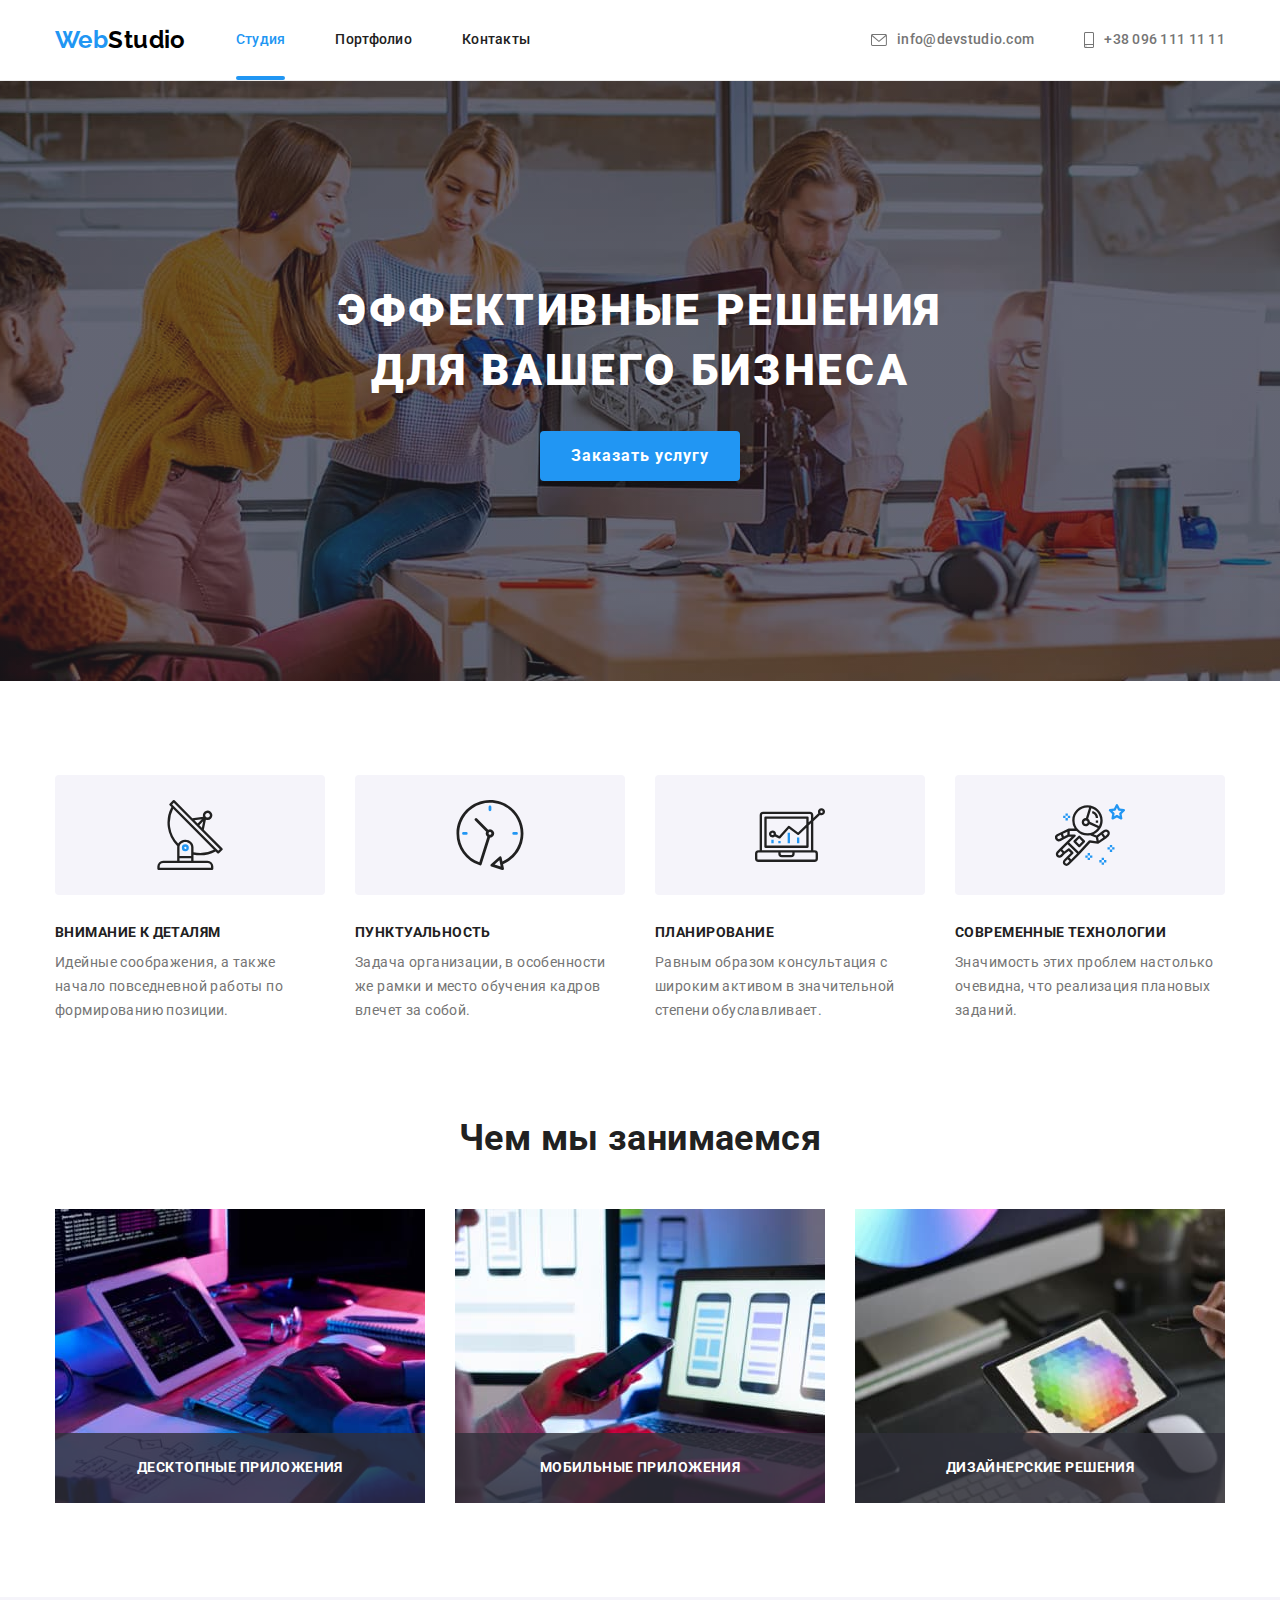
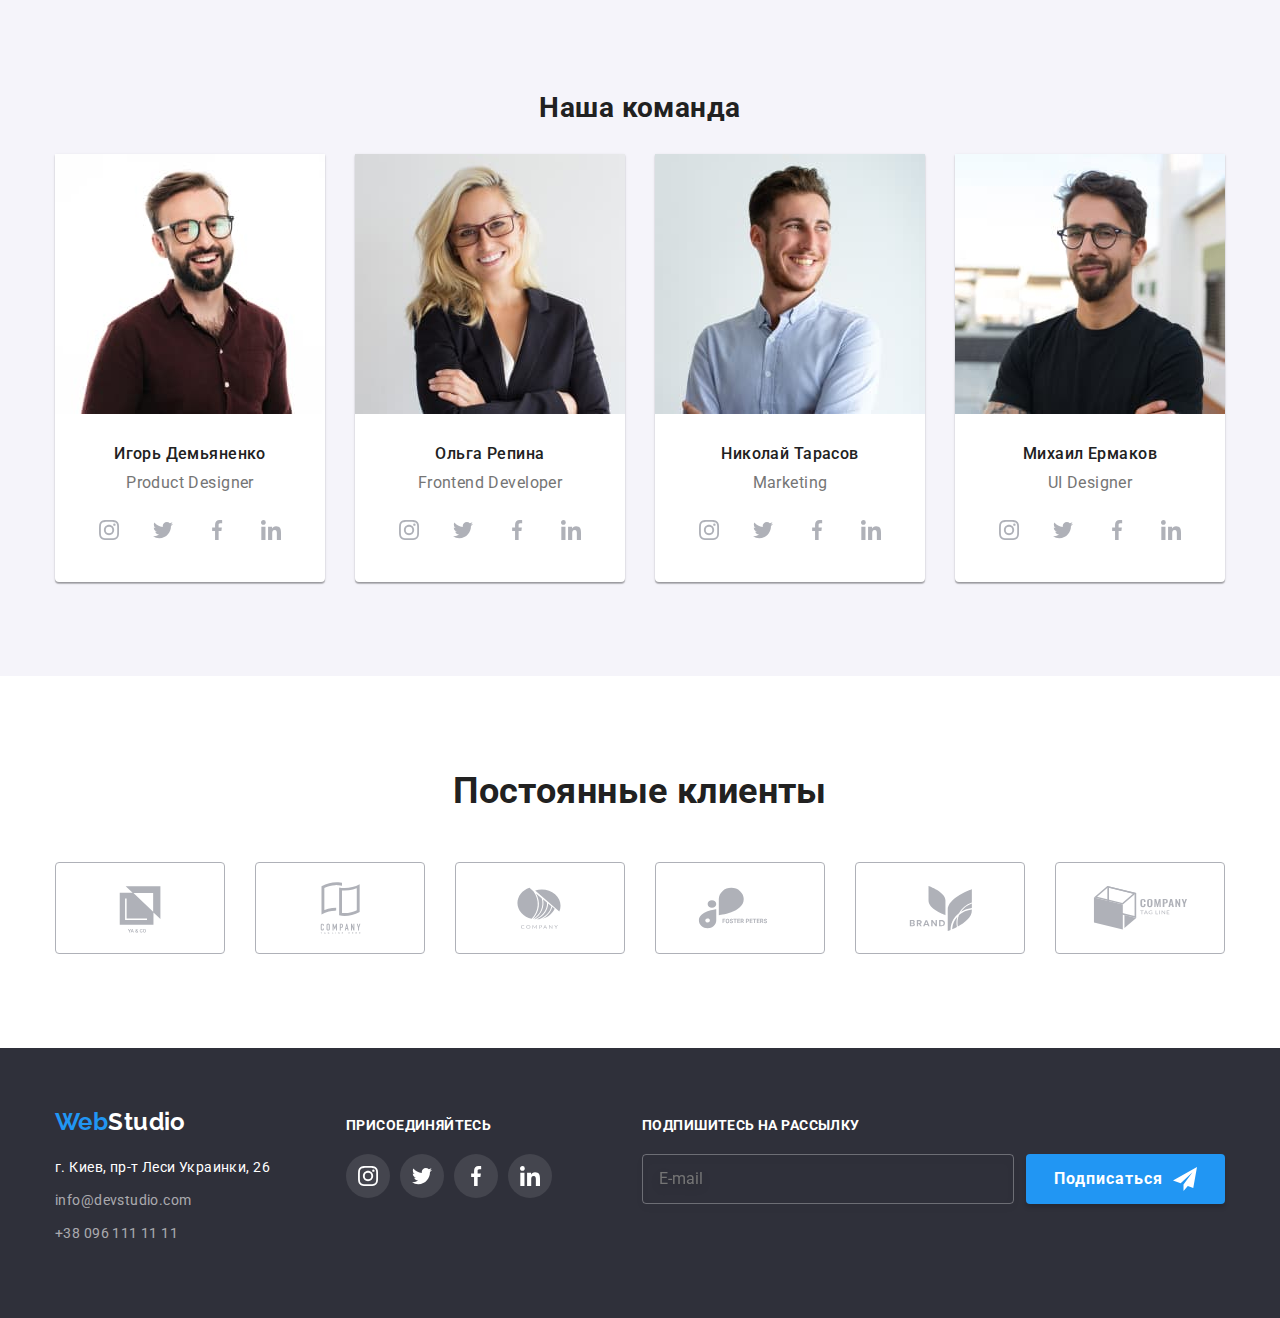
<file: index.html>
<!DOCTYPE html>
<html lang="en">
  <head>
    <meta charset="UTF-8" />
    <meta name="viewport" content="width=device-width, initial-scale=1.0" />
    <meta http-equiv="X-UA-Compatible" content="IE=edge" />
    <meta name="viewport" content="width=device-width, initial-scale=1.0" />
    <title>Webstudio</title>
    <link
      rel="stylesheet"
      href="https://fonts.googleapis.com/css2?family=Raleway:wght@700&family=Roboto:wght@400;500;700;900&display=swap"
    />
      <link
      rel="stylesheet"
      href="https://cdnjs.cloudflare.com/ajax/libs/modern-normalize/1.1.0/modern-normalize.min.css"
    />
    <link rel="stylesheet" href="./css/main.min.css" />
  </head>
  <body>
    <!--Верхня лінія-->

    <header class="header">
      <div class="header__container">
        <a href="./index.html" class="header__logo"><span class="header__logo-accent">Web</span>Studio</a>
        <nav class="navigation">
          <ul class="navigation__list">
            <li class="navigation__item">
              <a href="./index.html" class="navigation__link navigation__link-current">Студия</a>
            </li>
            <li class="navigation__item">
              <a href="./portfolio.html" class="navigation__link">Портфолио</a>
            </li>
            <li class="navigation__item">
              <a href="" class="navigation__link">Контакты</a>
            </li>
          </ul>
        </nav>
        <ul class="contacts__list">
          <li class="contacts__item">
            <a href="mailto:info@devstudio.com" class="contacts__link">
              <svg class="contacts__icon-mail">
                <use href="./images/symbol-defs.svg#icon-envelope"></use></svg
              >info@devstudio.com</a
            >
          </li>
          <li class="contacts__item">
            <a href="tel:+380961111111" class="contacts__link">
              <svg class="contacts__icon-phone">
                <use href="./images/symbol-defs.svg#icon-smartphone"></use></svg
              >+38 096 111 11 11</a
            >
          </li>
        </ul>
        <button type="button" class="menu__button-open is-open" aria-expanded="false" data-menu-open>
        <svg width="40" height="40" aria-label="кнопка мобильного меню">
          <use class="menu__open" href="./images/icons.svg#menu-open"></use>
        </svg>
      </button>
      </div>
    </header>
    <main>
      <!--Герой-->

      <section class="hero">
        <h1 class="hero__title">
          Эффективные решения <br />
          для вашего бизнеса
        </h1>
        <button data-modal-open type="button" class="hero__button">
          Заказать услугу
        </button>
      </section>

      <!--Особливості-->
      <section class="specifics">
        <div class="specifics__container">
          <h2 class="specifics__title-hidden">Особенности</h2>
          <ul class="specifics__list">
            <li class="specifics__item">
              <div class="specifics__box">
                <svg class="specifics__icon" width="70px" height="70px">
                  <use href="./images/symbol-defs.svg#icon-antenna"></use>
                </svg>
              </div>
              <h3 class="specifics__title">Внимание к деталям</h3>
              <p class="specifics__text">
                Идейные соображения, а также начало повседневной работы по
                формированию позиции.
              </p>
            </li>
            <li class="specifics__item">
              <div class="specifics__box">
                <svg class="specifics__icon" width="70px" height="70px">
                  <use href="./images/symbol-defs.svg#icon-clock"></use>
                </svg>
              </div>
              <h3 class="specifics__title">Пунктуальность</h3>
              <p class="specifics__text">
                Задача организации, в особенности же рамки и место обучения
                кадров влечет за собой.
              </p>
            </li>
            <li class="specifics__item">
              <div class="specifics__box">
                <svg class="specifics__icon" width="70px" height="70px">
                  <use href="./images/symbol-defs.svg#icon-diagram"></use>
                </svg>
              </div>
              <h3 class="specifics__title">Планирование</h3>
              <p class="specifics__text">
                Равным образом консультация с широким активом в значительной
                степени обуславливает.
              </p>
            </li>
            <li class="specifics__item">
              <div class="specifics__box">
                <svg class="specifics__icon" width="70px" height="70px">
                  <use href="./images/symbol-defs.svg#icon-astronaut"></use>
                </svg>
              </div>
              <h3 class="specifics__title">Современные технологии</h3>
              <p class="specifics__text">
                Значимость этих проблем настолько очевидна, что реализация
                плановых заданий.
              </p>
            </li>
          </ul>
        </div>
      </section>
      <!--Чем мы занимаемся-->
      <section class="work">
        <div class="work__container">
          <h2 class="work__title">Чем мы занимаемся</h2>
          <ul class="work__list">
            <li class="work__item">
              <div class="work__thumb">
                <img
                  class="work__img"
                  srcset="./images/studio/box1.jpg 1x, ./images/studio/box1-2x.jpg 2x"
                  src="./images/studio/box1.jpg"
                  alt="верстка сайтов"
                  width="370"
                />
                <p class="work__type">Десктопные приложения</h3>
               </div>
            </li>
            <li class="work__item">
              <div class="work__thumb">
                <img
                  class="img"
                  srcset="./images/studio/box2.jpg 1x, ./images/studio/box2-2x.jpg 2x"
                  src="./images/studio/box2.jpg"
                  alt="мобильные приложения"
                  width="370"
                />
                <p class="work__type">Мобильные приложения</p>
              </div>
            </li>
            <li class="work__item">
              <div class="work__thumb">
                <img
                  class="img"
                  srcset="./images/studio/box3.jpg 1x, ./images/studio/box3-2x.jpg 2x"
                  src="./images/studio/box3.jpg"
                  alt="графический дизайн"
                  width="370"
                />
                  <p class="work__type">Дизайнерские решения</p>
              </div>
            </li>
          </ul>
        </div>
      </section>

      <!--Наша команда-->

      <section class="team">
        <div class="team__container">
          <h2 class="team__title">Наша команда</h2>
          <ul class="team__list">
            <li class="team__item">
              <picture>
                <source media="(min-width:1200px)" srcset="./images/studio/ihor-270.jpg 1x, ./images/studio/ihor-270-2x.jpg 2x">
                <source media="(min-width:768px)" srcset="./images/studio/ihor-354.jpg 1x, ./images/studio/ihor-354-2x.jpg 2x">
                <source media="(max-width:767px)" srcset="./images/studio/ihor-450.jpg 1x, ./images/studio/ihor-450-2x.jpg 2x">
              <img
                class="img"
                src="./images/studio/ihor-270.jpg"
                alt="фото Игоря"
              />
              </picture>
              <div class="team__thumb">
                <h3 class="team__member">Игорь Демьяненко</h3>
                <p class="team__position">Product Designer</p>
              </div>
              <ul class="socials__list">
                <li class="socials__item">
                  <a href="" class="socials__link">
                    <svg class="socials__icon">
                      <use href="./images/symbol-defs.svg#icon-instagram"></use>
                    </svg>
                  </a>
                </li>
                <li class="socials__item">
                  <a href="" class="socials__link">
                    <svg class="socials__icon">
                      <use href="./images/symbol-defs.svg#icon-twitter"></use>
                    </svg>
                  </a>
                </li>
                <li class="socials__item">
                  <a href="" class="socials__link">
                    <svg class="socials__icon">
                      <use href="./images/symbol-defs.svg#icon-facebook"></use>
                    </svg>
                  </a>
                </li>
                <li class="socials__item">
                  <a href="" class="socials__link">
                    <svg class="socials__icon">
                      <use href="./images/symbol-defs.svg#icon-linkedin"></use>
                    </svg>
                  </a>
                </li>
              </ul>
            </li>
            <li class="team__item">
              <picture>
                <source media="(min-width:1200px)" srcset="./images/studio/olga-270.jpg 1x, ./images/studio/olga-270-2x.jpg 2x">
                <source media="(min-width:768px)" srcset="./images/studio/olga-354.jpg 1x, ./images/studio/olga-354-2x.jpg 2x">
                <source media="(max-width:767px)" srcset="./images/studio/olga-450.jpg 1x, ./images/studio/olga-450-2x.jpg 2x">
              <img
                class="img"
                src="./images/studio/olga-270.jpg"
                alt="фото Ольги"
              />
              </picture>
              <div class="team__thumb">
                <h3 class="team__member">Ольга Репина</h3>
                <p class="team__position">Frontend Developer</p>
              </div>
              <ul class="socials__list">
                <li class="socials__item">
                  <a href="" class="socials__link">
                    <svg class="socials__icon">
                      <use href="./images/symbol-defs.svg#icon-instagram"></use>
                    </svg>
                  </a>
                </li>
                <li class="socials__item">
                  <a href="" class="socials__link">
                    <svg class="socials__icon">
                      <use href="./images/symbol-defs.svg#icon-twitter"></use>
                    </svg>
                  </a>
                </li>
                <li class="socials__item">
                  <a href="" class="socials__link">
                    <svg class="socials__icon">
                      <use href="./images/symbol-defs.svg#icon-facebook"></use>
                    </svg>
                  </a>
                </li>
                <li class="socials__item">
                  <a href="" class="socials__link">
                    <svg class="socials__icon">
                      <use href="./images/symbol-defs.svg#icon-linkedin"></use>
                    </svg>
                  </a>
                </li>
              </ul>
            </li>
            <li class="team__item">
              <picture>
                <source media="(min-width:1200px)" srcset="./images/studio/kolya-270.jpg 1x, ./images/studio/kolya-270-2x.jpg 2x">
                <source media="(min-width:768px)" srcset="./images/studio/kolya-354.jpg 1x, ./images/studio/kolya-354-2x.jpg 2x">
                <source media="(max-width:767px)" srcset="./images/studio/kolya-450.jpg 1x, ./images/studio/kolya-450-2x.jpg 2x">
              <img
                class="img"
                src="./images/studio/kolya-270.jpg"
                alt="фото Николая"
              />
              </picture>
              <div class="team__thumb">
                <h3 class="team__member">Николай Тарасов</h3>
                <p class="team__position">Marketing</p>
              </div>
              <ul class="socials__list">
                <li class="socials__item">
                  <a href="" class="socials__link">
                    <svg class="socials__icon">
                      <use href="./images/symbol-defs.svg#icon-instagram"></use>
                    </svg>
                  </a>
                </li>
                <li class="socials__item">
                  <a href="" class="socials__link">
                    <svg class="socials__icon">
                      <use href="./images/symbol-defs.svg#icon-twitter"></use>
                    </svg>
                  </a>
                </li>
                <li class="socials__item">
                  <a href="" class="socials__link">
                    <svg class="socials__icon">
                      <use href="./images/symbol-defs.svg#icon-facebook"></use>
                    </svg>
                  </a>
                </li>
                <li class="socials__item">
                  <a href="" class="socials__link">
                    <svg class="socials__icon">
                      <use href="./images/symbol-defs.svg#icon-linkedin"></use>
                    </svg>
                  </a>
                </li>
              </ul>
            </li>
            <li class="team__item">
              <picture>
              <source media="(min-width:1200px)" srcset="./images/studio/misha-270.jpg 1x, ./images/studio/misha-270-2x.jpg 2x">
              <source media="(min-width:768px)" srcset="./images/studio/misha-354.jpg 1x, ./images/studio/misha-354-2x.jpg 2x">
              <source media="(max-width:767px)" srcset="./images/studio/misha-450.jpg 1x, ./images/studio/misha-450-2x.jpg 2x">
              <img
                class="img"
                src="./images/studio/misha-270.jpg"
                alt="фото Михаила"
              />
              </picture>
              <div class="team__thumb">
                <h3 class="team__member">Михаил Ермаков</h3>
                <p class="team__position">UI Designer</p>
              </div>
              <ul class="socials__list">
                <li class="socials__item">
                  <a href="" class="socials__link">
                    <svg class="socials__icon">
                      <use href="./images/symbol-defs.svg#icon-instagram"></use>
                    </svg>
                  </a>
                </li>
                <li class="socials__item">
                  <a href="" class="socials__link">
                    <svg class="socials__icon">
                      <use href="./images/symbol-defs.svg#icon-twitter"></use>
                    </svg>
                  </a>
                </li>
                <li class="socials__item">
                  <a href="" class="socials__link">
                    <svg class="socials__icon">
                      <use href="./images/symbol-defs.svg#icon-facebook"></use>
                    </svg>
                  </a>
                </li>
                <li class="socials__item">
                  <a href="" class="socials__link">
                    <svg class="socials__icon">
                      <use href="./images/symbol-defs.svg#icon-linkedin"></use>
                    </svg>
                  </a>
                </li>
              </ul>
            </li>
          </ul>
        </div>
      </section>

      <!--Наші кліенти-->

      <section class="clients">
        <div class="clients__container">
          <h2 class="clients__title">Постоянные клиенты</h2>
          <ul class="clients__list">
            <li class="clients__item">
              <a href="" class="clients__link">
                <svg class="clients__icon">
                  <use
                    href="./images/symbol-defs.svg#icon-client-logo-1"
                  ></use></svg
              ></a>
            </li>
            <li class="clients__item">
              <a href="" class="clients__link">
                <svg class="clients__icon">
                  <use
                    href="./images/symbol-defs.svg#icon-client-logo-2"
                  ></use></svg
              ></a>
            </li>
            <li class="clients__item">
              <a href="" class="clients__link"
                ><svg class="clients__icon">
                  <use
                    href="./images/symbol-defs.svg#icon-client-logo-3"
                  ></use></svg
              ></a>
            </li>
            <li class="clients__item">
              <a href="" class="clients__link"
                ><svg class="clients__icon">
                  <use
                    href="./images/symbol-defs.svg#icon-client-logo-4"
                  ></use></svg
              ></a>
            </li>
            <li class="clients__item">
              <a href="" class="clients__link"
                ><svg class="clients__icon">
                  <use
                    href="./images/symbol-defs.svg#icon-client-logo-5"
                  ></use></svg
              ></a>
            </li>
            <li class="clients__item">
              <a href="" class="clients__link"
                ><svg class="clients__icon">
                  <use
                    href="./images/symbol-defs.svg#icon-client-logo-6"
                  ></use></svg
              ></a>
            </li>
          </ul>
        </div>
      </section>
    </main>

    <!--Підвал-->
    <footer class="footer">
      <div class="footer__container">
        <div class="footer__wraph-phablet">
        <div class="address__box">
          <a href="./index.html" class="footer__logo"><span class="footer__logo-accent">Web</span>Studio</a>
          <address class="address">
            <ul class="address__list">
              <li class="address__item">
                <a
                  href="https://goo.gl/maps/LSTXk4kCoaHEcxde9"
                  target="_blank"
                  rel="noopener, noindex, nofollow"
                  class="address__map link"
                  >г. Киев, пр-т Леси Украинки, 26</a
                >
              </li>
              <li class="address__item">
                <a href="mailto:info@devstudio.com" class="address__mail link"
                  >info@devstudio.com</a
                >
              </li>
              <li class="address__item">
                <a href="tel:+380961111111" class="address__tel link"
                  >+38 096 111 11 11</a
                >
              </li>
            </ul>
          </address>
        </div>

        <div class="join__box">
          <h2 class="join__title">присоединяйтесь</h2>
          <ul class="join__list">
            <li class="join__item">
              <a href="" class="join__link">
                <svg class="join__icon">
                  <use href="./images/symbol-defs.svg#icon-instagram"></use>
                </svg>
              </a>
            </li>
            <li class="join__item">
              <a href="" class="join__link">
                <svg class="join__icon">
                  <use href="./images/symbol-defs.svg#icon-twitter"></use>
                </svg>
              </a>
            </li>
            <li class="join__item">
              <a href="" class="join__link">
                <svg class="join__icon">
                  <use href="./images/symbol-defs.svg#icon-facebook"></use>
                </svg>
              </a>
            </li>
            <li class="join__item">
              <a href="" class="join__link">
                <svg class="join__icon">
                  <use href="./images/symbol-defs.svg#icon-linkedin"></use>
                </svg>
              </a>
            </li>
          </ul>
        </div>
        </div>
        <!--Пыдписка на розсилку-->
          <form class="subscription__form">
            <p class="subscription__title">Подпишитесь на рассылку</p>
            <div class="subscription__group">
              <input class="subscription__input" type="email" name="mail" placeholder="E-mail">
              <button type="submit" class="subscription__button">Подписаться
                <svg class="subscription__icon">
                 <use href="./images/icons.svg#icon-send"></use>
                 </svg>
              </button>
             </div>
          </form>

      </div>
    </footer>

    <!--MOBILE NAVIGATION MENU-->

    <div class="nav__menu" data-menu>
      <button type="button" class="menu__button-close is-open" aria-expanded="false" data-menu-close>
        <svg width="40" height="40" aria-label="кнопка мобильного меню">
        <use class="menu__close" href="./images/icons.svg#menu-close"></use>
        </svg>
      </button>
    <nav class="nav">
          <ul class="nav__list">
            <li class="nav__item">
              <a href="./index.html" class="nav__link nav__link-current">Студия</a>
            </li>
            <li class="nav__item">
              <a href="./portfolio.html" class="nav__link">Портфолио</a>
            </li>
            <li class="nav__item">
              <a href="" class="nav__link">Контакты</a>
            </li>
          </ul>
        </nav>
        <div>
        <ul class="contact__list">
          <li class="contact__item">
            <a href="tel:+380961111111" class="contact__link-tel">+38 096 111 11 11</a>
          </li>
          <li class="contact__item">
            <a href="mailto:info@devstudio.com" class="contact__link-mail">info@devstudio.com</a>
          </li>
        </ul>

    <ul class="contacts__socials">
        <li class="socials__item-menu">
          <a href="" class="socials__link-menu">Instagram</a>
        </li>
        <li class="socials__item-menu">
          <a href="" class="socials__link-menu">Twitter</a>
        </li>
        <li class="socials__item-menu">
          <a href="" class="socials__link-menu">Facebook</a>
        </li>
        <li class="socials__item-menu">
          <a href="" class="socials__link-menu">LinkedIn</a>
        </li>
      </ul>
      </div>
    </div>

    <!--Backdrop-->

    <div class="backdrop is-hidden" data-modal>
      <div class="modal">
       <button data-modal-close class="modal__button">
         <svg class="modal__icon">
           <use href="./images/icons.svg#icon-close-btn"></use>
         </svg>
       </button>
       
        <form class="form">
          <p class="form__title">Оставьте свои данные, мы вам перезвоним</p>
          <label class="form__field">
            Имя
            <input class="form__imput" type="text" name="name">
            <svg class="form__icon">
              <use href="./images/icons.svg#icon-person"></use>
            </svg>
          </label>

          <label class="form__field">
            Телефон
            <input class="form__imput" type="tel" name="tel">
            <svg class="form__icon">
              <use href="./images/icons.svg#icon-phone"></use>
            </svg>
          </label>

          <label class="form__field"> 
            Почта
            <input class="form__imput" type="email" name="meil">
            <svg class="form__icon">
              <use href="./images/icons.svg#icon-email"></use>
            </svg>
          </label>

          <label class="form__field">
            Коментарий
            <textarea class="form__comment" name="comment" rows="7" placeholder="Введите текст"></textarea>
            </label>
            
            <label class="form__policy">
              <input class="checkbox" type="checkbox" name="policy">
              <span class="checkbox__icon"></span>
              Соглашаюсь с рассылкой и принимаю <a href="" class="policy__link"> Условия договора</a>
             </label>
             <button type="submit" class="form__button">Отправить</button>
          
        </form>
      </div>
    </div>
    <script src="./js/modal.js"></script>
    <script src="./js/mobile-menu.js"></script>
  </body>
</html>
</file>
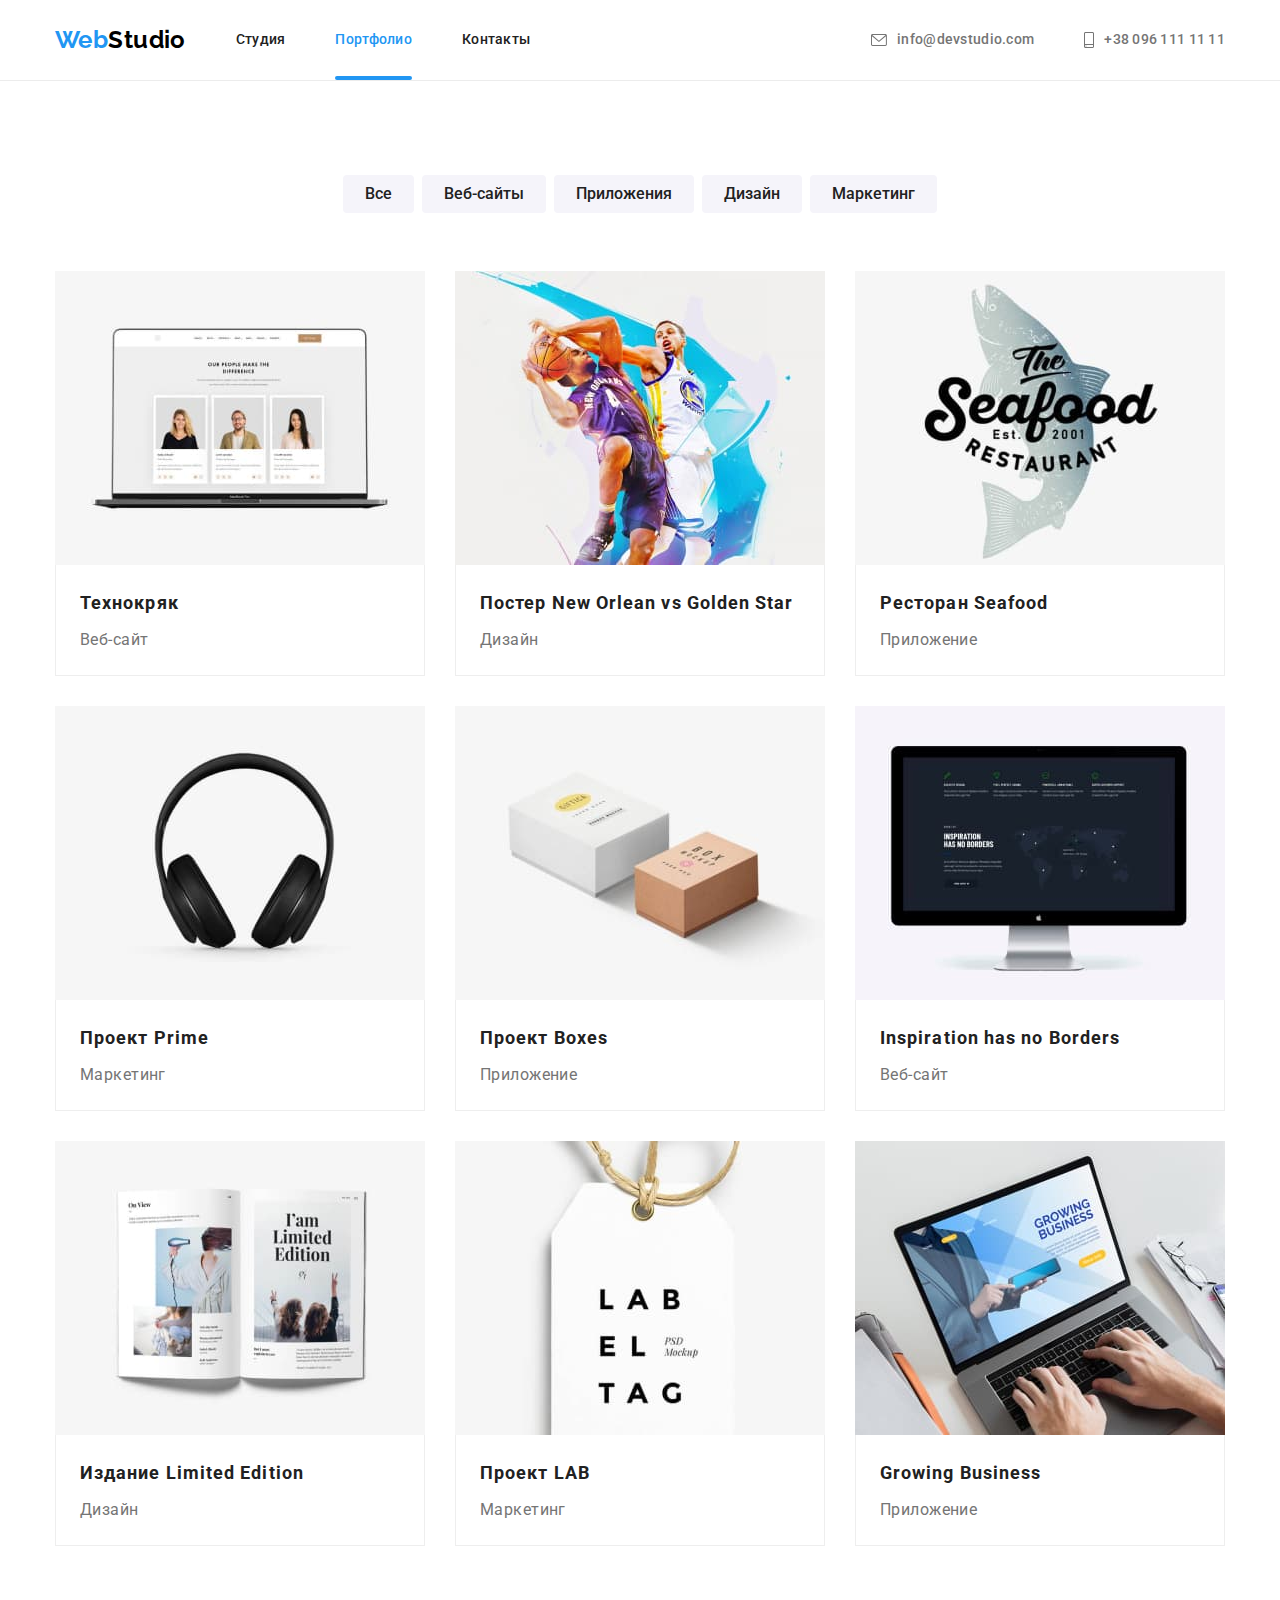
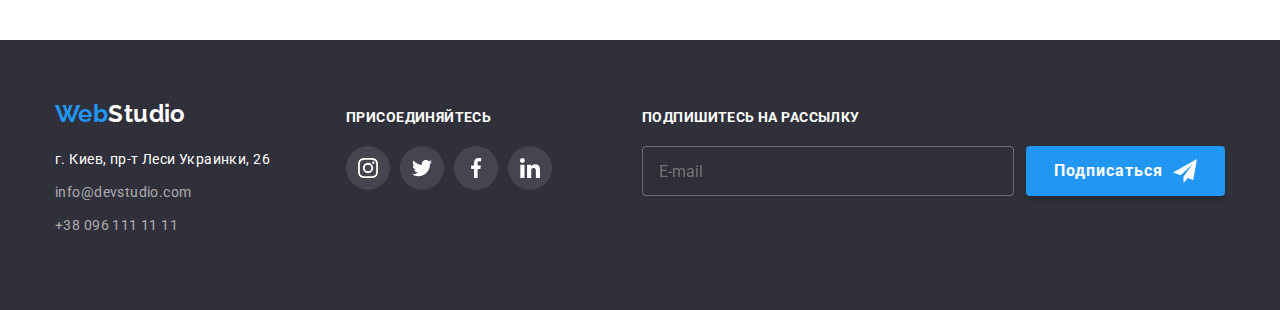
<file: portfolio.html>
<!DOCTYPE html>
<html lang="en">
  <head>
    <meta charset="UTF-8" />
    <meta name="viewport" content="width=device-width, initial-scale=1.0" />
    <meta http-equiv="X-UA-Compatible" content="IE=edge" />
    <meta name="viewport" content="width=device-width, initial-scale=1.0" />
    <title>Webstudio</title>
    <link
      rel="stylesheet"
      href="https://fonts.googleapis.com/css2?family=Raleway:wght@700&family=Roboto:wght@400;500;700;900&display=swap"
    />
    <link
      rel="stylesheet"
      href="https://cdnjs.cloudflare.com/ajax/libs/modern-normalize/1.1.0/modern-normalize.min.css"
    />
    <link rel="stylesheet" href="./css/main.min.css" />
  </head>
  <body>
    <!--Верхня лінія-->

    <header class="header">
      <div class="header__container">
        <a href="./index.html" class="header__logo"
          ><span class="header__logo-accent">Web</span>Studio</a
        >
        <nav class="navigation">
          <ul class="navigation__list">
            <li class="navigation__item">
              <a href="./index.html" class="navigation__link">Студия</a>
            </li>
            <li class="navigation__item">
              <a
                href="./portfolio.html"
                class="navigation__link navigation__link-current"
                >Портфолио</a
              >
            </li>
            <li class="navigation__item">
              <a href="" class="navigation__link">Контакты</a>
            </li>
          </ul>
        </nav>
        <ul class="contacts__list">
          <li class="contacts__item">
            <a href="mailto:info@devstudio.com" class="contacts__link">
              <svg class="contacts__icon-mail">
                <use href="./images/symbol-defs.svg#icon-envelope"></use></svg
              >info@devstudio.com</a
            >
          </li>
          <li class="contacts__item">
            <a href="tel:+380961111111" class="contacts__link">
              <svg class="contacts__icon-phone">
                <use href="./images/symbol-defs.svg#icon-smartphone"></use></svg
              >+38 096 111 11 11</a
            >
          </li>
        </ul>
        <button type="button" class="menu__button-open is-open" aria-expanded="false" data-menu-open>
        <svg width="40" height="40" aria-label="кнопка мобильного меню">
          <use class="menu__open" href="./images/icons.svg#menu-open"></use>
        </svg>
      </button>

      </div>
    </header>

    <!-- Сторінка портфоліо-->
    <main>
      <section class="portfolio">
        <!--список фільтрів-->
        <div class="portfolio__container">
          <h1 class="portfolio__title-hidden">Портфолио</h1>
          <ul class="filter__list list">
            <li class="filter__item">
              <button type="button" class="filter__button">Все</button>
            </li>
            <li class="filter__item">
              <button type="button" class="filter__button">Веб-сайты</button>
            </li>
            <li class="filter__item">
              <button type="button" class="filter__button">Приложения</button>
            </li>
            <li class="filter__item">
              <button type="button" class="filter__button">Дизайн</button>
            </li>
            <li class="filter__item">
              <button type="button" class="filter__button">Маркетинг</button>
            </li>
          </ul>

          <!--Список проектів-->
          <ul class="project__list">
            <li class="project__item">
              <a href="" class="project__link">
              <div class="project__wrap">
                <picture>
                  <source
                    media="(min-width:1200px)"
                    srcset="
                      ./images/projects/project1-370.jpg    1x,
                      ./images/projects/project1-370-2x.jpg 2x
                    "
                  />
                  <source
                    media="(min-width:768px)"
                    srcset="
                      ./images/projects/project1-354.jpg    1x,
                      ./images/projects/project1-354-2x.jpg 2x
                    "
                  />
                  <source
                    media="(max-width:767px)"
                    srcset="
                      ./images/projects/project1-450.jpg    1x,
                      ./images/projects/project1-450-2x.jpg 2x
                    "
                  />
                  <img
                    class="project__img"
                    src="./images/projects/project1-354.jpg"
                    alt="скрін сайта технокряк"
                  />
                </picture>
                <div class="project__descr">
                  <p class="project__text">
                    Ресурс предлагает комплексные предложения с разным уровнем
                    функционала и сервисов. Все это позволит посетителю получить
                    исчерпывающие сведения о компании или частном лице.
                  </p>
                </div>
              </div>
              <div class="project__container">
                <h2 class="project__name">Технокряк</h2>
                <p class="project__type">Веб-сайт</p>
              </div>
              </a>
            </li>
            <li class="project__item">
              <a href="" class="project__link">
              <div class="project__wrap">
                <picture>
                  <source
                    media="(min-width:1200px)"
                    srcset="
                      ./images/projects/project2-370.jpg    1x,
                      ./images/projects/project2-370-2x.jpg 2x
                    "
                  />
                  <source
                    media="(min-width:768px)"
                    srcset="
                      ./images/projects/project2-354.jpg    1x,
                      ./images/projects/project2-354-2x.jpg 2x
                    "
                  />
                  <source
                    media="(max-width:767px)"
                    srcset="
                      ./images/projects/project2-450.jpg    1x,
                      ./images/projects/project2-450-2x.jpg 2x
                    "
                  />

                  <img
                    class="project__img"
                    src="./images/projects/project2-354.jpg"
                    alt="картинка постера"
                  />
                </picture>
                <div class="project__descr">
                  <p class="project__text">
                    Ресурс предлагает комплексные предложения с разным уровнем
                    функционала и сервисов. Все это позволит посетителю получить
                    исчерпывающие сведения о компании или частном лице.
                  </p>
                </div>
              </div>
              <div class="project__container">
                <h2 class="project__name">Постер New Orlean vs Golden Star</h2>
                <p class="project__type">Дизайн</p>
              </div>
              </a>
            </li>
            <li class="project__item">
              <a href="" class="project__link">
              <div class="project__wrap">
                <picture>
                  <source
                    media="(min-width:1200px)"
                    srcset="
                      ./images/projects/project3-370.jpg    1x,
                      ./images/projects/project3-370-2x.jpg 2x
                    "
                  />
                  <source
                    media="(min-width:768px)"
                    srcset="
                      ./images/projects/project3-354.jpg    1x,
                      ./images/projects/project3-354-2x.jpg 2x
                    "
                  />
                  <source
                    media="(max-width:767px)"
                    srcset="
                      ./images/projects/project3-450.jpg    1x,
                      ./images/projects/project3-450-2x.jpg 2x
                    "
                  />

                <img
                  class="project__img"
                  src="./images/projects/project3-354.jpg"
                  alt="емблема ресторана seafood"
                />
                </picture>
                <div class="project__descr">
                  <p class="project__text">
                    Ресурс предлагает комплексные предложения с разным уровнем
                    функционала и сервисов. Все это позволит посетителю получить
                    исчерпывающие сведения о компании или частном лице.
                  </p>
                </div>
              </div>
              <div class="project__container">
                <h2 class="project__name">Ресторан Seafood</h2>
                <p class="project__type">Приложение</p>
              </div>
              </a>
            </li>
            <li class="project__item">
              <a href="" class="project__link">
              <div class="project__wrap">
                <picture>
                  <source
                    media="(min-width:1200px)"
                    srcset="
                      ./images/projects/project4-370.jpg    1x,
                      ./images/projects/project4-370-2x.jpg 2x
                    "
                  />
                  <source
                    media="(min-width:768px)"
                    srcset="
                      ./images/projects/project4-354.jpg    1x,
                      ./images/projects/project4-354-2x.jpg 2x
                    "
                  />
                  <source
                    media="(max-width:767px)"
                    srcset="
                      ./images/projects/project4-450.jpg    1x,
                      ./images/projects/project4-450-2x.jpg 2x
                    "
                  />

                <img
                  class="project__img"
                  src="./images/projects/project4-354.jpg"
                  alt="навушники"
                />
                </picture>
                <div class="project__descr">
                  <p class="project__text">
                    Ресурс предлагает комплексные предложения с разным уровнем
                    функционала и сервисов. Все это позволит посетителю получить
                    исчерпывающие сведения о компании или частном лице.
                  </p>
                </div>
              </div>
              <div class="project__container">
                <h2 class="project__name">Проект Prime</h2>
                <p class="project__type">Маркетинг</p>
              </div>
              </a>
            </li>
            <li class="project__item">
              <a href="" class="project__link">
              <div class="project__wrap">
                <picture>
                  <source
                    media="(min-width:1200px)"
                    srcset="
                      ./images/projects/project5-370.jpg    1x,
                      ./images/projects/project5-370-2x.jpg 2x
                    "
                  />
                  <source
                    media="(min-width:768px)"
                    srcset="
                      ./images/projects/project5-354.jpg    1x,
                      ./images/projects/project5-354-2x.jpg 2x
                    "
                  />
                  <source
                    media="(max-width:767px)"
                    srcset="
                      ./images/projects/project5-450.jpg    1x,
                      ./images/projects/project5-450-2x.jpg 2x
                    "
                  />

                <img
                  class="project__img"
                  src="./images/projects/project5-354.jpg"
                  alt="дві коробки Boxer"
                />
                </picture>
                <div class="project__descr">
                  <p class="project__text">
                    Ресурс предлагает комплексные предложения с разным уровнем
                    функционала и сервисов. Все это позволит посетителю получить
                    исчерпывающие сведения о компании или частном лице.
                  </p>
                </div>
              </div>
              <div class="project__container">
                <h2 class="project__name">Проект Boxes</h2>
                <p class="project__type">Приложение</p>
              </div>
              </a>
            </li>
            <li class="project__item">
              <a href="" class="project__link">
                <div class="project__wrap">
                <picture>
                  <source
                    media="(min-width:1200px)"
                    srcset="
                      ./images/projects/project6-370.jpg    1x,
                      ./images/projects/project6-370-2x.jpg 2x
                    "
                  />
                  <source
                    media="(min-width:768px)"
                    srcset="
                      ./images/projects/project6-354.jpg    1x,
                      ./images/projects/project6-354-2x.jpg 2x
                    "
                  />
                  <source
                    media="(max-width:767px)"
                    srcset="
                      ./images/projects/project6-450.jpg    1x,
                      ./images/projects/project6-450-2x.jpg 2x
                    "
                  />

                <img
                  class="project__img"
                  src="./images/projects/project6-354.jpg"
                  alt="скрін сайта"
                />
                </picture>
                <div class="project__descr">
                  <p class="project__text">
                    Ресурс предлагает комплексные предложения с разным уровнем
                    функционала и сервисов. Все это позволит посетителю получить
                    исчерпывающие сведения о компании или частном лице.
                  </p>
                </div>
              </div>
              <div class="project__container">
                <h2 class="project__name">Inspiration has no Borders</h2>
                <p class="project__type">Веб-сайт</p>
              </div>
              </a>
            </li>
            <li class="project__item">
              <a href="" class="project__link">
              <div class="project__wrap">
                <picture>
                  <source
                    media="(min-width:1200px)"
                    srcset="
                      ./images/projects/project7-370.jpg    1x,
                      ./images/projects/project7-370-2x.jpg 2x
                    "
                  />
                  <source
                    media="(min-width:768px)"
                    srcset="
                      ./images/projects/project7-354.jpg    1x,
                      ./images/projects/project7-354-2x.jpg 2x
                    "
                  />
                  <source
                    media="(max-width:767px)"
                    srcset="
                      ./images/projects/project7-450.jpg    1x,
                      ./images/projects/project7-450-2x.jpg 2x
                    "
                  />

                <img
                  class="project__img"
                  src="./images/projects/project7-354.jpg"
                  alt="книжка з картинками"
                />
                </picture>
                <div class="project__descr">
                  <p class="project__text">
                    Ресурс предлагает комплексные предложения с разным уровнем
                    функционала и сервисов. Все это позволит посетителю получить
                    исчерпывающие сведения о компании или частном лице.
                  </p>
                </div>
              </div>
              <div class="project__container">
                <h2 class="project__name">Издание Limited Edition</h2>
                <p class="project__type">Дизайн</p>
              </div>
              </a>
            </li>
            <li class="project__item">
              <a href="" class="project__link">
              <div class="project__wrap">
                <picture>
                  <source
                    media="(min-width:1200px)"
                    srcset="
                      ./images/projects/project8-370.jpg    1x,
                      ./images/projects/project8-370-2x.jpg 2x
                    "
                  />
                  <source
                    media="(min-width:768px)"
                    srcset="
                      ./images/projects/project8-354.jpg    1x,
                      ./images/projects/project8-354-2x.jpg 2x
                    "
                  />
                  <source
                    media="(max-width:767px)"
                    srcset="
                      ./images/projects/project8-450.jpg    1x,
                      ./images/projects/project8-450-2x.jpg 2x
                    "
                  />

                <img
                  class="project__img"
                  src="./images/projects/project8-354.jpg"
                  alt="картинка бірки"
                />
                </picture>
                <div class="project__descr">
                  <p class="project__text">
                    Ресурс предлагает комплексные предложения с разным уровнем
                    функционала и сервисов. Все это позволит посетителю получить
                    исчерпывающие сведения о компании или частном лице.
                  </p>
                </div>
              </div>
              <div class="project__container">
                <h2 class="project__name">Проект LAB</h2>
                <p class="project__type">Маркетинг</p>
              </div>
              </a>
            </li>
            <li class="project__item">
              <a href="" class="project__link">
              <div class="project__wrap">
                <picture>
                  <source
                    media="(min-width:1200px)"
                    srcset="
                      ./images/projects/project9-370.jpg    1x,
                      ./images/projects/project9-370-2x.jpg 2x
                    "
                  />
                  <source
                    media="(min-width:768px)"
                    srcset="
                      ./images/projects/project9-354.jpg    1x,
                      ./images/projects/project9-354-2x.jpg 2x
                    "
                  />
                  <source
                    media="(max-width:767px)"
                    srcset="
                      ./images/projects/project9-450.jpg    1x,
                      ./images/projects/project9-450-2x.jpg 2x
                    "
                  />

                <img
                  class="project__img"
                  src="./images/projects/project9-354.jpg"
                  alt="картинка ноутбука"
                />
                <div class="project__descr">
                  <p class="project__text">
                    Ресурс предлагает комплексные предложения с разным уровнем
                    функционала и сервисов. Все это позволит посетителю получить
                    исчерпывающие сведения о компании или частном лице.
                  </p>
                </div>
              </div>
              <div class="project__container">
                <h2 class="project__name">Growing Business</h2>
                <p class="project__type">Приложение</p>
              </div>
              </a>
            </li>
          </ul>
        </div>
      </section>
    </main>

    <!--Підвал-->

    <footer class="footer">
      <div class="footer__container">
        <div class="footer__wraph-phablet">
          <div class="address__box">
            <a href="./index.html" class="footer__logo"
              ><span class="footer__logo-accent">Web</span>Studio</a
            >
            <address class="address">
              <ul class="address__list">
                <li class="address__item">
                  <a
                    href="https://goo.gl/maps/LSTXk4kCoaHEcxde9"
                    target="_blank"
                    rel="noopener, noindex, nofollow"
                    class="address__map link"
                    >г. Киев, пр-т Леси Украинки, 26</a
                  >
                </li>
                <li class="address__item">
                  <a href="mailto:info@devstudio.com" class="address__mail link"
                    >info@devstudio.com</a
                  >
                </li>
                <li class="address__item">
                  <a href="tel:+380961111111" class="address__tel link"
                    >+38 096 111 11 11</a
                  >
                </li>
              </ul>
            </address>
          </div>

          <div class="join__box">
            <h2 class="join__title">присоединяйтесь</h2>
            <ul class="join__list">
              <li class="join__item">
                <a href="" class="join__link">
                  <svg class="join__icon">
                    <use href="./images/symbol-defs.svg#icon-instagram"></use>
                  </svg>
                </a>
              </li>
              <li class="join__item">
                <a href="" class="join__link">
                  <svg class="join__icon">
                    <use href="./images/symbol-defs.svg#icon-twitter"></use>
                  </svg>
                </a>
              </li>
              <li class="join__item">
                <a href="" class="join__link">
                  <svg class="join__icon">
                    <use href="./images/symbol-defs.svg#icon-facebook"></use>
                  </svg>
                </a>
              </li>
              <li class="join__item">
                <a href="" class="join__link">
                  <svg class="join__icon">
                    <use href="./images/symbol-defs.svg#icon-linkedin"></use>
                  </svg>
                </a>
              </li>
            </ul>
          </div>
        </div>
        <!--Пыдписка на розсилку-->
        <form class="subscription__form">
          <p class="subscription__title">Подпишитесь на рассылку</p>
          <div class="subscription__group">
            <input
              class="subscription__input"
              type="email"
              name="mail"
              placeholder="E-mail"
            />
            <button type="submit" class="subscription__button">
              Подписаться
              <svg class="subscription__icon">
                <use href="./images/icons.svg#icon-send"></use>
              </svg>
            </button>
          </div>
        </form>
      </div>
    </footer>

    <!--MOBILE NAVIGATION MENU-->

    <div class="nav__menu" data-menu>
      <button type="button" class="menu__button-close is-open" aria-expanded="false" data-menu-close>
        <svg width="40" height="40" aria-label="кнопка мобильного меню">
        <use class="menu__close" href="./images/icons.svg#menu-close"></use>
        </svg>
      </button>
    <nav class="nav">
          <ul class="nav__list">
            <li class="nav__item">
              <a href="./index.html" class="nav__link ">Студия</a>
            </li>
            <li class="nav__item">
              <a href="./portfolio.html" class="nav__link nav__link-current">Портфолио</a>
            </li>
            <li class="nav__item">
              <a href="" class="nav__link">Контакты</a>
            </li>
          </ul>
        </nav>
        <div>
        <ul class="contact__list">
          <li class="contact__item">
            <a href="tel:+380961111111" class="contact__link-tel">+38 096 111 11 11</a>
          </li>
          <li class="contact__item">
            <a href="mailto:info@devstudio.com" class="contact__link-mail">info@devstudio.com</a>
          </li>
        </ul>

    <ul class="contacts__socials">
        <li class="socials__item-menu">
          <a href="" class="socials__link-menu">Instagram</a>
        </li>
        <li class="socials__item-menu">
          <a href="" class="socials__link-menu">Twitter</a>
        </li>
        <li class="socials__item-menu">
          <a href="" class="socials__link-menu">Facebook</a>
        </li>
        <li class="socials__item-menu">
          <a href="" class="socials__link-menu">LinkedIn</a>
        </li>
      </ul>
      </div>
    </div>
    <script src="./js/mobile-menu.js"></script>
  </body>
</html>
</file>
<file: css/main.min.css>
@import url("https://fonts.googleapis.com/css2?family=Raleway:wght@700&family=Roboto:wght@400;500;700;900&display=swap");.portfolio,.hero,.work,.team,.specifics,.clients{padding:60px 0}@media screen and (min-width: 1200px){.portfolio,.hero,.work,.team,.specifics,.clients{padding:94px 0}}.navigation__list,.contacts__list,.nav__list,.contact__list,.contacts__socials,.filter__list,.work__list,.team__list,.socials__list,.specifics__list,.clients__list,.project__list,.address__list,.join__list{list-style:none;padding-left:0;margin-top:0;margin-bottom:0}.header__container,.portfolio__container,.work__container,.team__container,.specifics__container,.clients__container,.footer__container{margin-right:auto;margin-left:auto;padding-left:15px;padding-right:15px}@media screen and (min-width: 480px){.header__container,.portfolio__container,.work__container,.team__container,.specifics__container,.clients__container,.footer__container{width:480px}}@media screen and (min-width: 768px){.header__container,.portfolio__container,.work__container,.team__container,.specifics__container,.clients__container,.footer__container{width:768px}}@media screen and (min-width: 1200px){.header__container,.portfolio__container,.work__container,.team__container,.specifics__container,.clients__container,.footer__container{width:1200px}}.work__img,.project__img{display:block;max-width:100%;height:auto}.navigation__link,.contacts__link,.nav__link,.contact__link-tel,.contact__link-mail,.socials__link-menu,.socials__link,.clients__link,.project__link,.address__map,.address__mail,.address__tel,.join__link{text-decoration:none;color:#212121}.navigation__link:hover,.contacts__link:hover,.nav__link:hover,.contact__link-tel:hover,.contact__link-mail:hover,.socials__link-menu:hover,.socials__link:hover,.clients__link:hover,.project__link:hover,.address__map:hover,.address__mail:hover,.address__tel:hover,.join__link:hover,.navigation__link:focus,.contacts__link:focus,.nav__link:focus,.contact__link-tel:focus,.contact__link-mail:focus,.socials__link-menu:focus,.socials__link:focus,.clients__link:focus,.project__link:focus,.address__map:focus,.address__mail:focus,.address__tel:focus,.join__link:focus,.navigation__link:active,.contacts__link:active,.nav__link:active,.contact__link-tel:active,.contact__link-mail:active,.socials__link-menu:active,.socials__link:active,.clients__link:active,.project__link:active,.address__map:active,.address__mail:active,.address__tel:active,.join__link:active{color:#2196F3;fill:#2196F3}.hero__button,.subscription__button,.form__button{width:200px;height:50px;border:none;border-radius:4px;-webkit-box-shadow:0px 4px 4px rgba(0,0,0,0.15);box-shadow:0px 4px 4px rgba(0,0,0,0.15);color:#fff;background-color:#2196F3;font-weight:700;font-size:16px;line-height:1.88;letter-spacing:0.06em;text-decoration:none;cursor:pointer;-webkit-transition:background-color 250ms cubic-bezier(0.4, 0, 0.2, 1);transition:background-color 250ms cubic-bezier(0.4, 0, 0.2, 1)}.hero__button:hover,.subscription__button:hover,.form__button:hover,.hero__button:focus,.subscription__button:focus,.form__button:focus{background-color:#0e7cd6}.hero__button:active,.subscription__button:active,.form__button:active{-webkit-box-shadow:inset 0px 0px 50px -10px #aea4cf;box-shadow:inset 0px 0px 50px -10px #aea4cf}body{background-color:#fff;color:#212121;font-family:"Roboto",sans-serif;font-size:14px;letter-spacing:0.03em}h1,h2,h3,h4,h5,h6,p{margin-top:0;margin-bottom:0}img{display:block;max-width:100%;height:auto}.header{border-bottom:1px solid #ECECEC}.header__container{display:-webkit-box;display:-ms-flexbox;display:flex;-webkit-box-align:center;-ms-flex-align:center;align-items:center;-webkit-box-pack:justify;-ms-flex-pack:justify;justify-content:space-between}.navigation{display:none}@media screen and (min-width: 768px){.navigation{display:-webkit-box;display:-ms-flexbox;display:flex}}.navigation__list{display:-webkit-box;display:-ms-flexbox;display:flex;margin-left:88px}@media screen and (min-width: 1200px){.navigation__list{margin-left:50px}}.navigation__item:not(:last-child){margin-right:50px}.navigation__link{display:block;font-weight:500;line-height:1.14;letter-spacing:0.02em;padding-top:32px;padding-bottom:32px;-webkit-transition:color 250ms cubic-bezier(0.4, 0, 0.2, 1);transition:color 250ms cubic-bezier(0.4, 0, 0.2, 1)}.navigation__link-current{position:relative;color:#2196F3}.navigation__link-current::after{content:'';position:absolute;left:0;bottom:0;display:block;width:100%;height:4px;border-radius:2px;background-color:#2196F3}.contacts__list{display:none}@media screen and (min-width: 768px){.contacts__list{display:block;margin-left:auto}}@media screen and (min-width: 1200px){.contacts__list{display:-webkit-box;display:-ms-flexbox;display:flex}}.contacts__item{fill:#757575}.contacts__item:not(:last-child){margin-bottom:10px}@media screen and (min-width: 1200px){.contacts__item:not(:last-child){margin-right:50px;margin-bottom:unset}}.contacts__link{color:#757575;font-weight:500;line-height:1.14;letter-spacing:0.02em;display:-webkit-box;display:-ms-flexbox;display:flex;-webkit-box-align:center;-ms-flex-align:center;align-items:center;-webkit-transition:color 250ms cubic-bezier(0.4, 0, 0.2, 1),fill 250ms cubic-bezier(0.4, 0, 0.2, 1);transition:color 250ms cubic-bezier(0.4, 0, 0.2, 1),fill 250ms cubic-bezier(0.4, 0, 0.2, 1)}.contacts__icon-mail{width:16px;height:12px;margin-right:10px}.contacts__icon-phone{width:10px;height:16px;margin-right:10px}.menu__button-open{display:-webkit-inline-box;display:-ms-inline-flexbox;display:inline-flex;margin:10px 0;padding:0;border:none;background-color:transparent;-webkit-transition:fill 250ms cubic-bezier(0.4, 0, 0.2, 1),background-color 250ms cubic-bezier(0.4, 0, 0.2, 1);transition:fill 250ms cubic-bezier(0.4, 0, 0.2, 1),background-color 250ms cubic-bezier(0.4, 0, 0.2, 1)}.menu__button-open:focus,.menu__button-open:hover{fill:#2196F3}@media screen and (min-width: 768px){.menu__button-open{display:none}}.menu__button-close{display:-webkit-inline-box;display:-ms-inline-flexbox;display:inline-flex;position:absolute;top:10px;right:15px;margin:0;padding:0;border:none;background-color:transparent;-webkit-transition:fill 250ms cubic-bezier(0.4, 0, 0.2, 1),background-color 250ms cubic-bezier(0.4, 0, 0.2, 1);transition:fill 250ms cubic-bezier(0.4, 0, 0.2, 1),background-color 250ms cubic-bezier(0.4, 0, 0.2, 1)}.menu__button-close:focus,.menu__button-close:hover{fill:#2196F3}.nav__menu{position:fixed;display:-webkit-box;display:-ms-flexbox;display:flex;-webkit-box-orient:vertical;-webkit-box-direction:normal;-ms-flex-direction:column;flex-direction:column;-webkit-box-pack:justify;-ms-flex-pack:justify;justify-content:space-between;top:0;right:0;width:100vw;height:100vh;padding-top:48px;padding-bottom:48px;padding-left:40px;background-color:#fff;-webkit-transform:translateY(-100%);transform:translateY(-100%);-webkit-transition:-webkit-transform 250ms cubic-bezier(0.4, 0, 0.2, 1);transition:-webkit-transform 250ms cubic-bezier(0.4, 0, 0.2, 1);transition:transform 250ms cubic-bezier(0.4, 0, 0.2, 1);transition:transform 250ms cubic-bezier(0.4, 0, 0.2, 1), -webkit-transform 250ms cubic-bezier(0.4, 0, 0.2, 1);overflow-y:scroll}.nav__menu.is-open{-webkit-transform:translateY(0);transform:translateY(0)}.nav__item:not(:last-child){margin-bottom:32px}.nav__link{font-weight:500;font-size:40px;line-height:1.18;letter-spacing:0.02em;color:#212121}.nav__link-current{color:#2196F3}.contact__list{margin-bottom:64px}.contact__item:not(:last-child){margin-bottom:32px}.contact__link-tel{font-weight:500;font-size:34px;line-height:1.18;letter-spacing:0.02em;color:#2196F3}@media screen and (max-width: 480px){.contact__link-tel{font-size:7vmin}}.contact__link-mail{font-weight:500;font-size:24px;line-height:1.17;letter-spacing:0.02em;color:#757575}@media screen and (max-width: 480px){.contact__link-mail{font-size:5vmin}}.contacts__socials{display:-webkit-box;display:-ms-flexbox;display:flex}.socials__item-menu:not(:last-child){padding-right:10px;border-right:1px solid rgba(33,33,33,0.2)}.socials__item-menu:not(:first-child){padding-left:10px}.socials__link-menu{font-size:18px;line-height:1.22;letter-spacing:0.02em;color:#2196F3}@media screen and (max-width: 480px){.socials__link-menu{font-size:4vmin}}.portfolio__title-hidden{position:absolute;white-space:nowrap;width:1px;height:1px;overflow:hidden;border:0;padding:0;clip:rect(0 0 0 0);-webkit-clip-path:inset(50%);clip-path:inset(50%);margin:-1px}.filter__list{display:-webkit-box;display:-ms-flexbox;display:flex;-ms-flex-wrap:wrap;flex-wrap:wrap;margin-bottom:30px}@media screen and (min-width: 768px){.filter__list{margin-bottom:50px;-webkit-box-pack:center;-ms-flex-pack:center;justify-content:center}}.filter__item:not(:last-child){margin-right:8px;margin-bottom:8px}.filter__button{border:none;padding:6px 22px;border-radius:4px;background-color:#F5F4FA;color:#212121;font-weight:500;font-size:16px;line-height:1.62;text-align:center;cursor:pointer;-webkit-transition:color 250ms cubic-bezier(0.4, 0, 0.2, 1),background-color 250ms cubic-bezier(0.4, 0, 0.2, 1),-webkit-box-shadow 250ms cubic-bezier(0.4, 0, 0.2, 1);transition:color 250ms cubic-bezier(0.4, 0, 0.2, 1),background-color 250ms cubic-bezier(0.4, 0, 0.2, 1),-webkit-box-shadow 250ms cubic-bezier(0.4, 0, 0.2, 1);transition:color 250ms cubic-bezier(0.4, 0, 0.2, 1),background-color 250ms cubic-bezier(0.4, 0, 0.2, 1),box-shadow 250ms cubic-bezier(0.4, 0, 0.2, 1);transition:color 250ms cubic-bezier(0.4, 0, 0.2, 1),background-color 250ms cubic-bezier(0.4, 0, 0.2, 1),box-shadow 250ms cubic-bezier(0.4, 0, 0.2, 1),-webkit-box-shadow 250ms cubic-bezier(0.4, 0, 0.2, 1)}.filter__button:hover,.filter__button:focus{background-color:#2196F3;color:#fff;-webkit-box-shadow:0px 3px 1px rgba(0,0,0,0.1),0px 1px 2px rgba(0,0,0,0.08),0px 2px 2px rgba(0,0,0,0.12);box-shadow:0px 3px 1px rgba(0,0,0,0.1),0px 1px 2px rgba(0,0,0,0.08),0px 2px 2px rgba(0,0,0,0.12)}.header__logo{color:#000;font-family:"Raleway",sans-serif;text-decoration:none;font-weight:700;font-size:24px;line-height:1.17}.header__logo-accent{color:#2196F3}.footer__logo{display:block;color:#fff;font-family:raleway, sans-serif;text-decoration:none;font-weight:700;font-size:24px;line-height:1.17;margin-bottom:20px}.footer__logo-accent{color:#2196F3}.footer__logo-portfolio{margin-bottom:20px}.hero{color:#fff;text-align:center;margin-left:auto;margin-right:auto;max-width:767px;height:400px;padding:118px 0;background-color:#C4C4C4;background-image:-webkit-gradient(linear, left top, right top, from(rgba(47,48,58,0.4)), to(rgba(47,48,58,0.4))),url(../images/studio/header-480.jpg);background-image:linear-gradient(to right, rgba(47,48,58,0.4), rgba(47,48,58,0.4)),url(../images/studio/header-480.jpg);background-repeat:no-repeat;background-size:cover;background-position:center}@media screen and (min-device-pixel-ration: 2), screen and (-webkit-min-device-pixel-ratio: 2), screen and (min-resolution: 192dpi), screen and (min-resolution: 2dppx){.hero{background-image:-webkit-gradient(linear, left top, right top, from(rgba(47,48,58,0.4)), to(rgba(47,48,58,0.4))),url(../images/studio/header-480-2x.jpg);background-image:linear-gradient(to right, rgba(47,48,58,0.4), rgba(47,48,58,0.4)),url(../images/studio/header-480-2x.jpg)}}@media screen and (min-width: 768px){.hero{max-width:1199px;background-image:-webkit-gradient(linear, left top, right top, from(rgba(47,48,58,0.4)), to(rgba(47,48,58,0.4))),url(../images/studio/header-768.jpg);background-image:linear-gradient(to right, rgba(47,48,58,0.4), rgba(47,48,58,0.4)),url(../images/studio/header-768.jpg)}}@media screen and (min-width: 768px) and (min-device-pixel-ration: 2), screen and (min-width: 768px) and (-webkit-min-device-pixel-ratio: 2), screen and (min-width: 768px) and (min-resolution: 192dpi), screen and (min-width: 768px) and (min-resolution: 2dppx){.hero{background-image:-webkit-gradient(linear, left top, right top, from(rgba(47,48,58,0.4)), to(rgba(47,48,58,0.4))),url(../images/studio/header-768-2x.jpg);background-image:linear-gradient(to right, rgba(47,48,58,0.4), rgba(47,48,58,0.4)),url(../images/studio/header-768-2x.jpg)}}@media screen and (min-width: 1200px){.hero{height:600px;max-width:1600px;padding:200px 0;background-image:-webkit-gradient(linear, left top, right top, from(rgba(47,48,58,0.4)), to(rgba(47,48,58,0.4))),url(../images/studio/header-1600.jpg);background-image:linear-gradient(to right, rgba(47,48,58,0.4), rgba(47,48,58,0.4)),url(../images/studio/header-1600.jpg)}}@media screen and (min-width: 1200px) and (min-device-pixel-ration: 2), screen and (min-width: 1200px) and (-webkit-min-device-pixel-ratio: 2), screen and (min-width: 1200px) and (min-resolution: 192dpi), screen and (min-width: 1200px) and (min-resolution: 2dppx){.hero{background-image:-webkit-gradient(linear, left top, right top, from(rgba(47,48,58,0.4)), to(rgba(47,48,58,0.4))),url(../images/studio/header-1600-2x.jpg);background-image:linear-gradient(to right, rgba(47,48,58,0.4), rgba(47,48,58,0.4)),url(../images/studio/header-1600-2x.jpg)}}.hero__title{font-weight:900;font-size:26px;line-height:1.62;letter-spacing:0.06em;text-transform:uppercase;margin-bottom:30px}@media screen and (min-width: 1200px){.hero__title{font-size:44px;line-height:1.36}}.work{display:none}@media screen and (min-width: 1200px){.work{display:-webkit-box;display:-ms-flexbox;display:flex;padding-top:0}}.work__title{font-weight:700;font-size:36px;line-height:1.17;text-align:center;margin-bottom:50px}.work__list{display:-webkit-box;display:-ms-flexbox;display:flex;-ms-flex-wrap:wrap;flex-wrap:wrap}.work__item:not(:last-child){width:370px;margin-right:30px}.work__thumb{position:relative;display:-webkit-box;display:-ms-flexbox;display:flex}.work__type{position:absolute;display:-webkit-box;display:-ms-flexbox;display:flex;left:0;bottom:0;width:100%;height:70px;-webkit-box-align:center;-ms-flex-align:center;align-items:center;-webkit-box-pack:center;-ms-flex-pack:center;justify-content:center;background-color:rgba(47,48,58,0.8);font-weight:700;line-height:1.14;text-transform:uppercase;color:#fff}.team{background-color:#F5F4FA}.team__title{font-weight:700;font-size:28px;line-height:1.18;text-align:center;margin-bottom:30px}@media screen and (min-width: 768px){.team__list{display:-webkit-box;display:-ms-flexbox;display:flex;-ms-flex-wrap:wrap;flex-wrap:wrap}}.team__item{width:100%;background-color:#fff;-webkit-box-shadow:0px 1px 3px rgba(0,0,0,0.12),0px 1px 1px rgba(0,0,0,0.14),0px 2px 1px rgba(0,0,0,0.2);box-shadow:0px 1px 3px rgba(0,0,0,0.12),0px 1px 1px rgba(0,0,0,0.14),0px 2px 1px rgba(0,0,0,0.2);border-radius:0px 0px 4px 4px}@media screen and (max-width: 767px){.team__item:not(:last-child){margin-bottom:30px}}@media screen and (min-width: 768px) and (max-width: 1199px){.team__item{width:354px}.team__item:nth-child(2n){margin-left:30px}.team__item:not(:nth-last-child(-n+2)){margin-bottom:30px}}@media screen and (min-width: 1200px){.team__item{width:270px;margin-bottom:0}.team__item:not(:last-child){margin-right:30px}}.team__thumb{padding:30px 0 16px}.team__member{font-weight:500;font-size:16px;line-height:1.19;text-align:center;margin-bottom:10px}.team__position{color:#757575;font-size:16px;line-height:1.19;text-align:center}.socials__list{display:-webkit-box;display:-ms-flexbox;display:flex;-webkit-box-pack:center;-ms-flex-pack:center;justify-content:center;padding-bottom:30px}.socials__item{display:-webkit-box;display:-ms-flexbox;display:flex;padding-bottom:0}.socials__item:not(:last-child){margin-right:10px}.socials__link{display:block;width:44px;height:44px;border-radius:50%;padding:12px;fill:#AFB1B8;-webkit-transition:fill 250ms cubic-bezier(0.4, 0, 0.2, 1),background-color 250ms cubic-bezier(0.4, 0, 0.2, 1);transition:fill 250ms cubic-bezier(0.4, 0, 0.2, 1),background-color 250ms cubic-bezier(0.4, 0, 0.2, 1)}.socials__link:hover,.socials__link:focus{background-color:#2196F3;fill:#fff}.socials__icon{width:20px;height:20px}.specifics__title-hidden{position:absolute;white-space:nowrap;width:1px;height:1px;overflow:hidden;border:0;padding:0;clip:rect(0 0 0 0);-webkit-clip-path:inset(50%);clip-path:inset(50%);margin:-1px}@media screen and (min-width: 768px){.specifics__list{display:-webkit-box;display:-ms-flexbox;display:flex;-ms-flex-wrap:wrap;flex-wrap:wrap}}@media screen and (max-width: 767px){.specifics__item:not(:last-child){margin-bottom:30px}}@media screen and (min-width: 1200px){.specifics__item:not(:last-child){margin-right:30px}}@media screen and (min-width: 768px) and (max-width: 1199px){.specifics__item{-ms-flex-preferred-size:calc(100% / 2 - 15px);flex-basis:calc(100% / 2 - 15px)}.specifics__item:nth-child(2n){margin-left:30px}.specifics__item:not(:nth-last-child(-n+2)){margin-bottom:30px}}@media screen and (min-width: 1200px){.specifics__item{-ms-flex-preferred-size:calc(100%/4 - 30px);flex-basis:calc(100%/4 - 30px)}}.specifics__box{display:block;width:100%;height:120px;text-align:center;padding:25px 0;background-color:#F5F4FA;margin-bottom:30px;border-radius:4px}@media screen and (min-width: 768px) and (max-width: 1199px){.specifics__box{padding:25px 142px}}@media screen and (min-width: 1200px){.specifics__box{padding:25px 100px}}.specifics__title{font-weight:700;line-height:1.14;font-size:14px;text-transform:uppercase;margin-bottom:10px}@media screen and (max-width: 767px){.specifics__title{text-align:center}}.specifics__text{color:#757575;line-height:1.71}.clients__title{font-weight:700;font-size:28px;line-height:1.18;text-align:center;margin-bottom:50px}@media screen and (min-width: 1200px){.clients__title{font-size:36px;line-height:1.17}}@media screen and (min-width: 480px){.clients__list{display:-webkit-box;display:-ms-flexbox;display:flex;-ms-flex-wrap:wrap;flex-wrap:wrap}}.clients__item{display:-webkit-box;display:-ms-flexbox;display:flex}@media screen and (max-width: 479px){.clients__item:not(:last-child){margin-bottom:30px}}@media screen and (min-width: 480px) and (max-width: 767px){.clients__item:nth-child(2n){margin-left:30px}.clients__item:not(:nth-last-child(-n+2)){margin-bottom:30px}}@media screen and (min-width: 768px) and (max-width: 1199px){.clients__item:not(:nth-child(3n)){margin-right:30px}.clients__item:not(:nth-last-child(-n+3)){margin-bottom:30px}}@media screen and (min-width: 1200px){.clients__item:not(:last-child){margin-right:30px}}.clients__link{display:block;width:210px;height:92px;padding:16px 52px;-webkit-box-align:center;-ms-flex-align:center;align-items:center;-webkit-box-pack:center;-ms-flex-pack:center;justify-content:center;border:1px solid #AFB1B8;border-radius:4px;fill:#AFB1B8;-webkit-transition:fill 250ms cubic-bezier(0.4, 0, 0.2, 1),border-color 250ms cubic-bezier(0.4, 0, 0.2, 1);transition:fill 250ms cubic-bezier(0.4, 0, 0.2, 1),border-color 250ms cubic-bezier(0.4, 0, 0.2, 1)}@media screen and (max-width: 480px){.clients__link{margin:0 auto}}@media screen and (min-width: 768px){.clients__link{width:226px;padding:16px 60px}}@media screen and (min-width: 1200px){.clients__link{width:170px;padding:16px 32px}}.clients__link:hover,.clients__link:focus{border-color:#2196F3;fill:#2196F3}.clients__icon{width:106px;height:60px}@media screen and (min-width: 768px){.project__list{display:-webkit-box;display:-ms-flexbox;display:flex;-ms-flex-wrap:wrap;flex-wrap:wrap}}.project__item{width:100%;margin-bottom:30px}@media screen and (min-width: 768px) and (max-width: 1199px){.project__item{display:-webkit-box;display:-ms-flexbox;display:flex;-webkit-box-orient:vertical;-webkit-box-direction:normal;-ms-flex-direction:column;flex-direction:column;max-width:354px;margin-right:30px}.project__item:nth-child(2n){margin-right:0}.project__item:last-child{margin-bottom:0}}@media screen and (min-width: 1200px){.project__item{max-width:370px;margin-right:30px}.project__item:nth-child(3n){margin-right:0}.project__item:nth-last-child(-n+3){margin-bottom:0}}.project__link{display:contents;-webkit-transition:-webkit-box-shadow 250ms cubic-bezier(0.4, 0, 0.2, 1);transition:-webkit-box-shadow 250ms cubic-bezier(0.4, 0, 0.2, 1);transition:box-shadow 250ms cubic-bezier(0.4, 0, 0.2, 1);transition:box-shadow 250ms cubic-bezier(0.4, 0, 0.2, 1), -webkit-box-shadow 250ms cubic-bezier(0.4, 0, 0.2, 1)}.project__link:hover{-webkit-box-shadow:0px 1px 1px rgba(0,0,0,0.12),0px 4px 4px rgba(0,0,0,0.06),1px 4px 6px rgba(0,0,0,0.16);box-shadow:0px 1px 1px rgba(0,0,0,0.12),0px 4px 4px rgba(0,0,0,0.06),1px 4px 6px rgba(0,0,0,0.16);cursor:pointer}.project__wrap{display:-webkit-box;display:-ms-flexbox;display:flex;position:relative;overflow:hidden}.project__descr{position:absolute;top:100%;width:100%;height:100%;padding:63px 24px;background-color:rgba(33,150,243,0.9);-webkit-transform:translatey(0);transform:translatey(0);-webkit-transition:-webkit-transform 250ms cubic-bezier(0.4, 0, 0.2, 1);transition:-webkit-transform 250ms cubic-bezier(0.4, 0, 0.2, 1);transition:transform 250ms cubic-bezier(0.4, 0, 0.2, 1);transition:transform 250ms cubic-bezier(0.4, 0, 0.2, 1), -webkit-transform 250ms cubic-bezier(0.4, 0, 0.2, 1)}.project__item:hover .project__descr{-webkit-transform:translatey(-100%);transform:translatey(-100%)}.project__text{font-weight:400;font-size:18px;line-height:1.56;color:#fff}.project__container{-webkit-box-flex:1;-ms-flex-positive:1;flex-grow:1;width:100%;padding:20px 24px;border:1px solid #EEEEEE;border-top:0}.project__name{color:#212121;font-weight:700;font-size:18px;line-height:2;letter-spacing:0.06em;margin-bottom:4px}.project__type{color:#757575;font-size:16px;line-height:1.88}.footer{background-color:#2F303A;padding:60px 0;text-align:center}@media screen and (min-width: 1200px){.footer{text-align:start}}@media screen and (min-width: 1200px){.footer__container{display:-webkit-box;display:-ms-flexbox;display:flex;-webkit-box-align:baseline;-ms-flex-align:baseline;align-items:baseline}}@media screen and (min-width: 768px){.footer__wraph-phablet{display:-webkit-box;display:-ms-flexbox;display:flex;-webkit-box-align:baseline;-ms-flex-align:baseline;align-items:baseline}}@media screen and (min-width: 768px) and (max-width: 1199px){.footer__wraph-phablet{-ms-flex-pack:distribute;justify-content:space-around}}.address{font-style:normal;min-width:231px}.address__list{margin-bottom:60px}@media screen and (min-width: 1200px){.address__list{margin-bottom:unset}}.address__item:not(:last-child){margin-bottom:9px}.address__map{color:#fff;line-height:1.71;-webkit-transition:color 250ms cubic-bezier(0.4, 0, 0.2, 1);transition:color 250ms cubic-bezier(0.4, 0, 0.2, 1)}.address__mail,.address__tel{line-height:1.71;color:rgba(255,255,255,0.6);-webkit-transition:color 250ms cubic-bezier(0.4, 0, 0.2, 1);transition:color 250ms cubic-bezier(0.4, 0, 0.2, 1)}@media screen and (min-width: 1200px){.join__box{margin-left:60px}}.join__title{font-weight:700;font-size:14px;line-height:1.14;text-transform:uppercase;color:#fff;margin-bottom:20px}.join__list{display:-webkit-box;display:-ms-flexbox;display:flex;-webkit-box-pack:center;-ms-flex-pack:center;justify-content:center;margin-bottom:60px}.join__item{display:-webkit-box;display:-ms-flexbox;display:flex;padding-bottom:0}.join__item:not(:last-child){margin-right:10px}.join__link{display:block;width:44px;height:44px;padding:12px;border-radius:50%;fill:#fff;background-color:rgba(255,255,255,0.1);-webkit-transition:fill 250ms cubic-bezier(0.4, 0, 0.2, 1),background-color 250ms cubic-bezier(0.4, 0, 0.2, 1);transition:fill 250ms cubic-bezier(0.4, 0, 0.2, 1),background-color 250ms cubic-bezier(0.4, 0, 0.2, 1)}.join__link:hover,.join__link:focus{background-color:#2196F3;fill:#fff}.join__icon{width:20px;height:20px}.subscription__form{max-width:450px}@media screen and (min-width: 768px){.subscription__form{width:450px;display:inline-block}}@media screen and (min-width: 1200px){.subscription__form{width:100%;max-width:100%;margin-left:90px}}.subscription__title{font-weight:700;font-size:14px;line-height:1.14;text-transform:uppercase;color:#fff;margin-bottom:20px}@media screen and (min-width: 1200px){.subscription__group{display:-webkit-box;display:-ms-flexbox;display:flex}}.subscription__input{width:100%;height:50px;margin-bottom:20px;padding-left:16px;font-size:16px;line-height:1.25;color:rgba(255,255,255,0.6);border:1px solid rgba(255,255,255,0.3);-webkit-filter:drop-shadow(0px 4px 4px rgba(0,0,0,0.15));filter:drop-shadow(0px 4px 4px rgba(0,0,0,0.15));border-radius:4px;background-color:transparent}.subscription__input:focus{color:#fff}.subscription__button{display:-webkit-box;display:-ms-flexbox;display:flex;margin:0 auto;padding:10px 28px}@media screen and (min-width: 1200px){.subscription__button{-webkit-box-align:center;-ms-flex-align:center;align-items:center;margin-left:12px}}.subscription__button:hover,.subscription__button:focus{background-color:#0e7cd6}.subscription__button:active{-webkit-box-shadow:inset 0px 0px 50px -10px #aea4cf;box-shadow:inset 0px 0px 50px -10px #aea4cf}.subscription__icon{width:24px;height:24px;margin-left:10px}.backdrop{position:fixed;top:0;left:0;width:100%;height:100%;background-color:rgba(0,0,0,0.1);opacity:1;-webkit-transition:opacity 250ms cubic-bezier(0.4, 0, 0.2, 1);transition:opacity 250ms cubic-bezier(0.4, 0, 0.2, 1)}.backdrop.is-hidden{opacity:0;pointer-events:none}.backdrop.is-hidden .modal{-webkit-transform:translate(-50%, -50%) scale(0.8);transform:translate(-50%, -50%) scale(0.8)}.modal{position:absolute;top:50%;left:50%;width:450px;max-width:100%;height:609px;max-height:100%;background-color:#ffffff;-webkit-box-shadow:0px 1px 3px rgba(0,0,0,0.12),0px 1px 1px rgba(0,0,0,0.14),0px 2px 1px rgba(0,0,0,0.2);box-shadow:0px 1px 3px rgba(0,0,0,0.12),0px 1px 1px rgba(0,0,0,0.14),0px 2px 1px rgba(0,0,0,0.2);border-radius:4px;-webkit-transform:translate(-50%, -50%) scale(1);transform:translate(-50%, -50%) scale(1);-webkit-transition:-webkit-transform 250ms cubic-bezier(0.4, 0, 0.2, 1);transition:-webkit-transform 250ms cubic-bezier(0.4, 0, 0.2, 1);transition:transform 250ms cubic-bezier(0.4, 0, 0.2, 1);transition:transform 250ms cubic-bezier(0.4, 0, 0.2, 1), -webkit-transform 250ms cubic-bezier(0.4, 0, 0.2, 1)}@media screen and (min-width: 1200px){.modal{width:528px;height:581px}}.modal__button{position:absolute;display:-webkit-box;display:-ms-flexbox;display:flex;-webkit-box-align:center;-ms-flex-align:center;align-items:center;-webkit-box-pack:center;-ms-flex-pack:center;justify-content:center;top:8px;right:8px;width:30px;height:30px;border:none;border-radius:50%;border:1px solid rgba(0,0,0,0.1);background-color:#fff;cursor:pointer;-webkit-transition:fill 250ms cubic-bezier(0.4, 0, 0.2, 1),background-color 250ms cubic-bezier(0.4, 0, 0.2, 1);transition:fill 250ms cubic-bezier(0.4, 0, 0.2, 1),background-color 250ms cubic-bezier(0.4, 0, 0.2, 1)}.modal__button:focus,.modal__button:hover{fill:#2196F3}.modal__button:active{background-color:#C4C4C4}.modal__icon{margin:0;width:11px;height:11px}.form{width:100%;height:100%;padding:40px}.form__title{margin-bottom:12px;font-weight:700;font-size:20px;line-height:1.5;text-align:center;color:#212121}@media screen and (min-width: 1200px){.form__title{line-height:1.15}}.form__field{position:relative;display:-webkit-box;display:-ms-flexbox;display:flex;-webkit-box-orient:vertical;-webkit-box-direction:normal;-ms-flex-direction:column;flex-direction:column;margin-bottom:10px;font-size:12px;line-height:1.17;letter-spacing:0.01em;color:#757575}.form__imput{outline:none;margin-top:4px;padding-top:12px;padding-bottom:12px;padding-left:30px;border:1px solid rgba(33,33,33,0.2);border-radius:4px;cursor:pointer;-webkit-transition:fill 250ms cubic-bezier(0.4, 0, 0.2, 1),border-color 250ms cubic-bezier(0.4, 0, 0.2, 1);transition:fill 250ms cubic-bezier(0.4, 0, 0.2, 1),border-color 250ms cubic-bezier(0.4, 0, 0.2, 1)}.form__imput:focus,.form__imput:hover{border-color:#2196F3}.form__imput:focus-within+.form__icon{fill:#2196F3}.form__icon{position:absolute;top:50%;width:18px;height:18px;margin-left:12px;-webkit-transition:fill 250ms cubic-bezier(0.4, 0, 0.2, 1);transition:fill 250ms cubic-bezier(0.4, 0, 0.2, 1)}.form__comment{outline:none;resize:none;margin-top:4px;padding:12px 16px;font-size:14px;line-height:1.14;letter-spacing:0.01em;color:rgba(117,117,117,0.5);border:1px solid rgba(33,33,33,0.2);border-radius:4px;-webkit-transition:border-color 250ms cubic-bezier(0.4, 0, 0.2, 1);transition:border-color 250ms cubic-bezier(0.4, 0, 0.2, 1)}.form__comment:focus,.form__comment:hover{border-color:#2196F3;color:#212121}@media screen and (min-width: 1200px){.form__comment{font-size:12px;line-height:1.17}}.form__button{display:block;margin:0 auto}.checkbox{position:absolute;white-space:nowrap;width:1px;height:1px;overflow:hidden;border:0;padding:0;clip:rect(0 0 0 0);-webkit-clip-path:inset(50%);clip-path:inset(50%);margin:-1px}.checkbox:checked+.checkbox__icon{border-color:#2196F3;background-color:#2196F3;background-image:url(../images/icon-check.svg);background-repeat:no-repeat}.checkbox__icon{display:inline-block;width:16px;height:15px;margin-right:7px;border:2px solid black;border-radius:2px}.form__policy{display:-webkit-box;display:-ms-flexbox;display:flex;-webkit-box-align:center;-ms-flex-align:center;align-items:center;-webkit-box-pack:center;-ms-flex-pack:center;justify-content:center;margin-bottom:30px;font-size:12px;line-height:1.17;color:#757575}@media screen and (min-width: 1200px){.form__policy{font-size:14px;line-height:1.71}}.policy__link{font-size:12px;line-height:1.17;-webkit-text-decoration-line:underline;text-decoration-line:underline;color:#2196F3}@media screen and (min-width: 1200px){.policy__link{font-size:14px;line-height:1.71}}
/*# sourceMappingURL=main.min.css.map */
</file>
